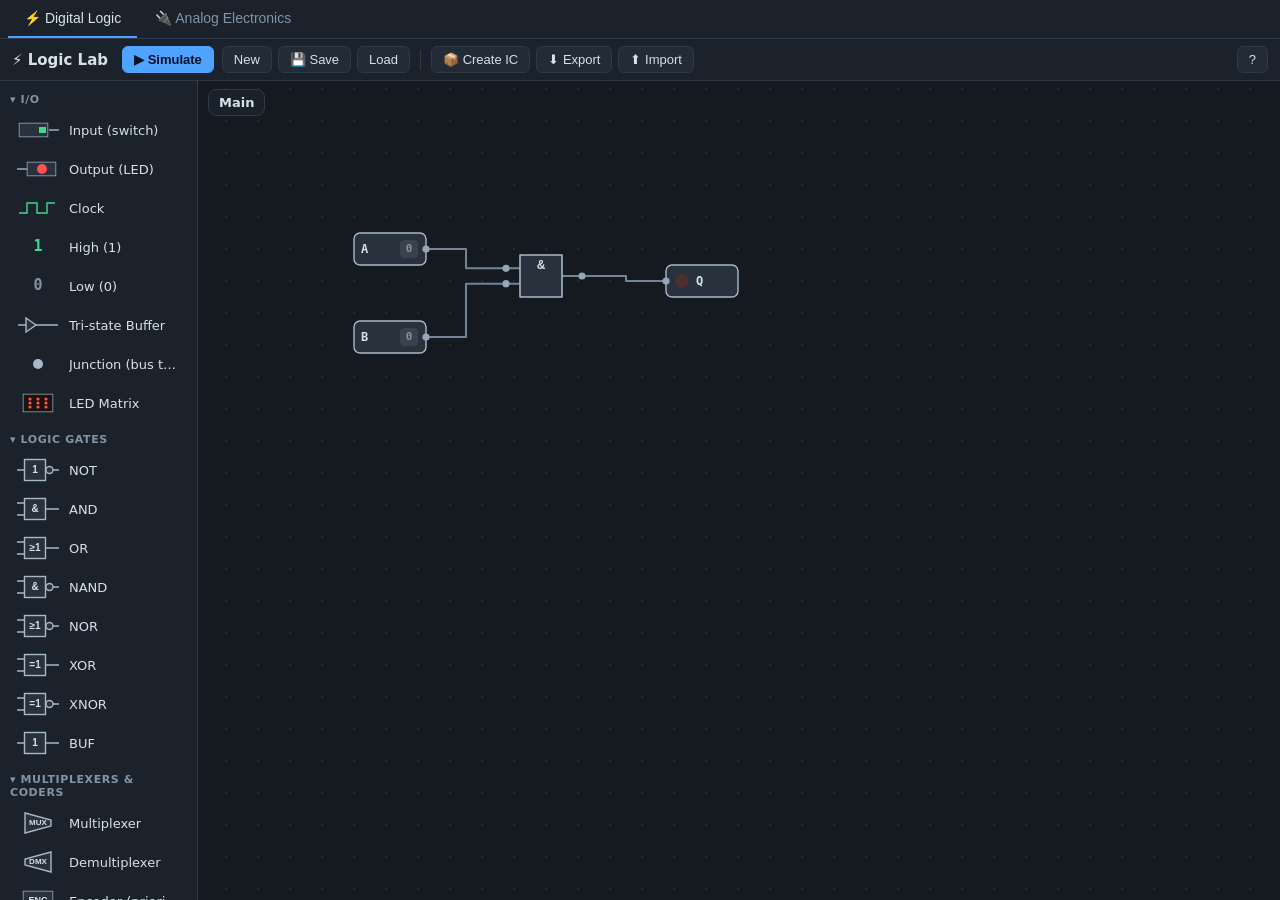
<file: index.html>
<!DOCTYPE html>
<html lang="en">
<head>
<meta charset="UTF-8">
<meta name="viewport" content="width=device-width, initial-scale=1.0">
<title>Logic Lab — circuit simulator</title>
<link rel="stylesheet" href="style.css">
</head>
<body>

<div id="tabbar">
  <button class="tab active" data-tab="digital">⚡ Digital Logic</button>
  <button class="tab" data-tab="analog">🔌 Analog Electronics</button>
</div>

<div id="digitalApp">
<header id="toolbar">
  <div class="brand">⚡ Logic&nbsp;Lab</div>
  <button id="modeBtn" class="primary" title="Switch between editing and simulation">▶ Simulate</button>

  <div class="group" id="editTools">
    <button id="newBtn" title="Clear the worksheet">New</button>
    <button id="saveBtn" title="Save sketch to browser storage">💾 Save</button>
    <button id="loadBtn" title="Load sketch from browser storage">Load</button>
    <span class="sep"></span>
    <button id="makeICBtn" title="Turn the current worksheet into a reusable component">📦 Create IC</button>
    <button id="exportBtn" title="Export all custom components as a JSON file">⬇ Export</button>
    <button id="importBtn" title="Import custom components from a JSON file">⬆ Import</button>
    <input type="file" id="importFile" accept=".json,application/json" hidden>
  </div>

  <div class="group hidden" id="simTools">
    <button id="playBtn" title="Run / pause the clock">▶ Run</button>
    <button id="prevBtn" title="Step back to the previous state">⏮ Prev</button>
    <button id="nextBtn" title="Manually toggle the clock">Next ⏭</button>
    <label class="freq">🕒
      <input type="range" id="freqSlider" min="-2" max="6" step="1" value="1">
      <span id="freqLabel">2 Hz</span>
    </label>
    <span id="clkIndicator" class="clk">CLK 0</span>
    <button id="resetBtn" title="Reset all stored states (flip-flops) to 0">Reset</button>
    <span class="sep"></span>
    <button id="inputsBtn">Inputs ▾</button>
    <button id="ttBtn">Truth table ▾</button>
    <button id="boolBtn">Boolean ▾</button>
    <button id="timelineBtn">Timeline ▾</button>
  </div>

  <div class="spacer"></div>
  <button id="helpBtn" title="Help">?</button>
</header>

<div id="main">
  <aside id="palette"></aside>
  <div id="inspector" class="hidden">
    <div id="inspCrumbs"></div>
    <canvas id="canvas2"></canvas>
    <div id="inspEmpty">Double-click a chip on the right to inspect its insides here (live).</div>
  </div>
  <div id="splitDivider" class="hidden" title="Drag to resize · double-click to close"></div>
  <div id="stage">
    <div id="crumbs"></div>
    <canvas id="canvas"></canvas>
    <div id="dropPanel" class="hidden"></div>
    <div id="boolPanel" class="hidden"></div>
    <div id="exprPopup" class="hidden"></div>
    <div id="toast" class="hidden"></div>
    <div id="ctxMenu" class="hidden"></div>
    <div id="timeline" class="hidden">
      <div class="tl-head">
        <span class="tl-title">📈 Timeline</span>
        <span class="tl-hint">one step per clock toggle / input change · untick a signal to hide it</span>
        <span class="spacer"></span>
        <button id="tlClear" class="mini-btn">clear</button>
        <button id="tlClose" class="mini-btn">✕</button>
      </div>
      <div class="tl-body">
        <div id="tlLabels"></div>
        <div id="tlScroll"><canvas id="tlCanvas"></canvas></div>
      </div>
    </div>
    <div id="helpPanel" class="hidden">
      <div class="help-box">
        <h2>How to use Logic Lab <button id="helpClose">✕</button></h2>
        <h3>Building (Edit mode)</h3>
        <ul>
          <li><b>Add components:</b> drag them from the left panel onto the worksheet. Gates use IEC symbols (<code>&amp;</code>=AND, <code>≥1</code>=OR, <code>=1</code>=XOR, <code>1</code>=NOT/buffer; a circle on the output = inverted).</li>
          <li><b>Wires:</b> drag from one pin to another pin (output → input). Wires run with 90° bends — <b>drag any segment sideways</b> to route it around components (dragging the end segments adds extra bends).</li>
          <li><b>Buses &amp; tri-state:</b> a <b>Tri-state Buffer</b> passes its data through when the enable input is high, and goes <b>high-impedance (Hi-Z)</b> — drawn as a dashed amber wire — when disabled. Hold <kbd>Shift</kbd> while dropping a wire onto an input to add a <i>second</i> driver, so several tri-state outputs can share one wire (a bus). Enable only one driver at a time; if two disagree the status shows <b>⚠ SHORT CIRCUIT</b>.</li>
          <li><b>Junctions:</b> drag a <b>Junction (bus tap)</b> onto the sheet to make a shared bus point. Wire several tri-state outputs <i>into</i> the dot (they merge automatically — no Shift needed), then wire <i>from</i> the dot to whatever reads the bus. The dot's colour follows the resolved bus value.</li>
          <li><b>Gate inputs:</b> select a gate, then use the <b>−</b> / <b>+</b> buttons above it to remove/add input pins (2–8).</li>
          <li><b>Mux &amp; coders:</b> the <b>Multiplexer</b>, <b>Demultiplexer</b>, <b>Encoder</b> and <b>Decoder</b> resize with the same <b>−</b> / <b>+</b> buttons — MUX/DEMUX step 2:1→4:1→8:1→16:1, and the encoder/decoder grow their address width to match. Data pins are <code>D</code>, select/address pins are <code>S</code>/<code>A</code>, outputs are <code>Y</code>. The encoder is a priority encoder (highest set input wins).</li>
          <li><b>LED Matrix:</b> a row/column display — pins along the left are <b>rows</b>, pins along the bottom are <b>columns</b>, and each LED lights when <i>both</i> its row and column line are high. Select it to get two <b>−</b> / <b>+</b> pairs above it (<b>rows</b> on the left, <b>cols</b> on the right). Drive it with a counter/decoder to scan it.</li>
          <li><b>Rename:</b> double-click an Input or Output to rename it.</li>
          <li><b>Delete:</b> right-click a component or wire for a menu (Delete, Rotate, Rename, Look inside), or select it and press <kbd>Delete</kbd>.</li>
          <li><b>Rotate:</b> right-click a tri-state buffer and choose <b>↻ Rotate 90°</b> to point it in any direction — the enable pin stays on the side of the triangle.</li>
          <li><b>Selecting several:</b> hold <kbd>Shift</kbd> and drag on empty space to draw a box around components (or Shift+click to toggle individual ones). Drag any selected component to move the whole group; press <kbd>Delete</kbd> to remove them all.</li>
          <li><b>Quick-add:</b> right-click empty space and hover <b>I/O</b> or <b>Logic Gates</b> to drop any component straight from the menu.</li>
          <li><b>Palette:</b> click a category heading to collapse or expand it (<b>Latches &amp; flip-flops</b> and <b>Registers &amp; counters</b> start collapsed).</li>
          <li><b>Copy / cut / paste:</b> select component(s) and use <kbd>Ctrl</kbd>+<kbd>C</kbd> / <kbd>Ctrl</kbd>+<kbd>X</kbd> / <kbd>Ctrl</kbd>+<kbd>V</kbd>. Pasted inputs/outputs get a suffix (<code>(1)</code>, <code>(2)</code>…) if their label is already in use.</li>
          <li><b>View:</b> mouse-wheel zooms, drag empty space to pan.</li>
        </ul>
        <h3>Custom components (ICs)</h3>
        <ul>
          <li>Build a circuit using <b>Input</b> / <b>Output</b> components for the pins, then press <b>📦 Create IC</b>. The inputs/outputs (top-to-bottom) become the chip's pins.</li>
          <li>Your chips appear under <b>My Components</b> — drag them out like any other part, and use them inside new chips.</li>
          <li><b>Double-click a chip</b> to look inside it (read-only). In <b>edit</b> mode it opens in place (use the breadcrumb bar to go back).</li>
          <li><b>Side-by-side inspector (sim mode):</b> drag the handle on the left edge of the worksheet to pull out a second canvas like a curtain. Double-click any chip while simulating to show its insides there — so you watch the inside and the outside live at the same time. The inspector pans (drag), zooms (wheel), drills deeper (double-click a nested chip), and you can toggle its inputs by clicking them. Drag the divider to resize, double-click it (or press <kbd>Esc</kbd>) to close.</li>
          <li><b>⬇ / ✕</b> on a custom component exports / deletes it. Use toolbar Export/Import to move components between sessions as JSON files.</li>
        </ul>
        <h3>Simulating</h3>
        <ul>
          <li>Click <b>▶ Simulate</b>. Click Input switches on the sheet to toggle them, or use the <b>Inputs ▾</b> menu (works even while you are inside a chip) — each input has a toggle <i>and</i> a momentary <b>⏼ hold</b> button that flips back when released.</li>
          <li><b>▶ Run</b> runs the clock at the slider frequency. <b>Next ⏭</b> toggles the clock by half a cycle manually, <b>⏮ Prev</b> steps back through history (also undoes input toggles).</li>
          <li>All <b>Clock</b> components output the same global clock signal.</li>
          <li><b>ƒ boxes</b> next to gate outputs: click to see the live boolean expression for that signal — green letters are currently high, and the popup follows the simulation.</li>
          <li><b>Truth table ▾</b> enumerates the worksheet inputs (up to 8). <b>Boolean ▾</b> shows the formula for every Output. <b>Timeline ▾</b> opens a timing diagram of CLK and all inputs/outputs — untick signals to hide them.</li>
          <li>In expressions: an overline = NOT, <code>·</code> = AND, <code>+</code> = OR, <code>⊕</code> = XOR, <code>prev</code> = a feedback signal (stored value), <code>0</code> = unconnected pin.</li>
          <li><b>74HC595:</b> like the real chip — shift data in on SHCP edges, copy to the outputs with an STCP edge. Tie <b>MR'</b> to High&nbsp;(1) for normal operation (it is an active-low reset); OE' high forces the outputs low.</li>
        </ul>
        <h3>Saving</h3>
        <ul>
          <li><b>💾 Save</b> stores the worksheet and your components in the browser (localStorage); it is loaded automatically next time.</li>
          <li><b>Export/Import</b> JSON files to keep custom components permanently or share them.</li>
        </ul>
      </div>
    </div>
  </div>
</div>
</div><!-- /#digitalApp -->

<div id="analogApp" class="hidden">
  <header id="anToolbar">
    <div class="brand">🔌 Analog&nbsp;Lab</div>
    <button id="anModeBtn" class="primary" title="Solve / edit the circuit">▶ Simulate</button>
    <div class="group">
      <button id="anNewBtn" title="Clear the sheet">New</button>
      <button id="anRunBtn" class="hidden" title="Run / pause time">⏸ Pause</button>
      <span id="anTime" class="an-status hidden"></span>
    </div>
    <span id="anStatus" class="an-status"></span>
    <div class="spacer"></div>
    <div class="an-tip">DC · AC · transient · semiconductors — click a meter while simulating for a readout</div>
  </header>
  <div id="anMain">
    <aside id="anPalette"></aside>
    <div id="anStage">
      <canvas id="anCanvas"></canvas>
      <div id="anMeters"></div>
      <div id="anCtxMenu" class="hidden"></div>
    </div>
  </div>
</div>

<script src="js/model.js"></script>
<script src="js/builtins.js"></script>
<script src="js/engine.js"></script>
<script src="js/render.js"></script>
<script src="js/interact.js"></script>
<script src="js/ui.js"></script>
<script src="js/main.js"></script>
<script src="js/analog/model.js"></script>
<script src="js/analog/engine.js"></script>
<script src="js/analog/render.js"></script>
<script src="js/analog/interact.js"></script>
<script src="js/analog/ui.js"></script>
</body>
</html>
</file>
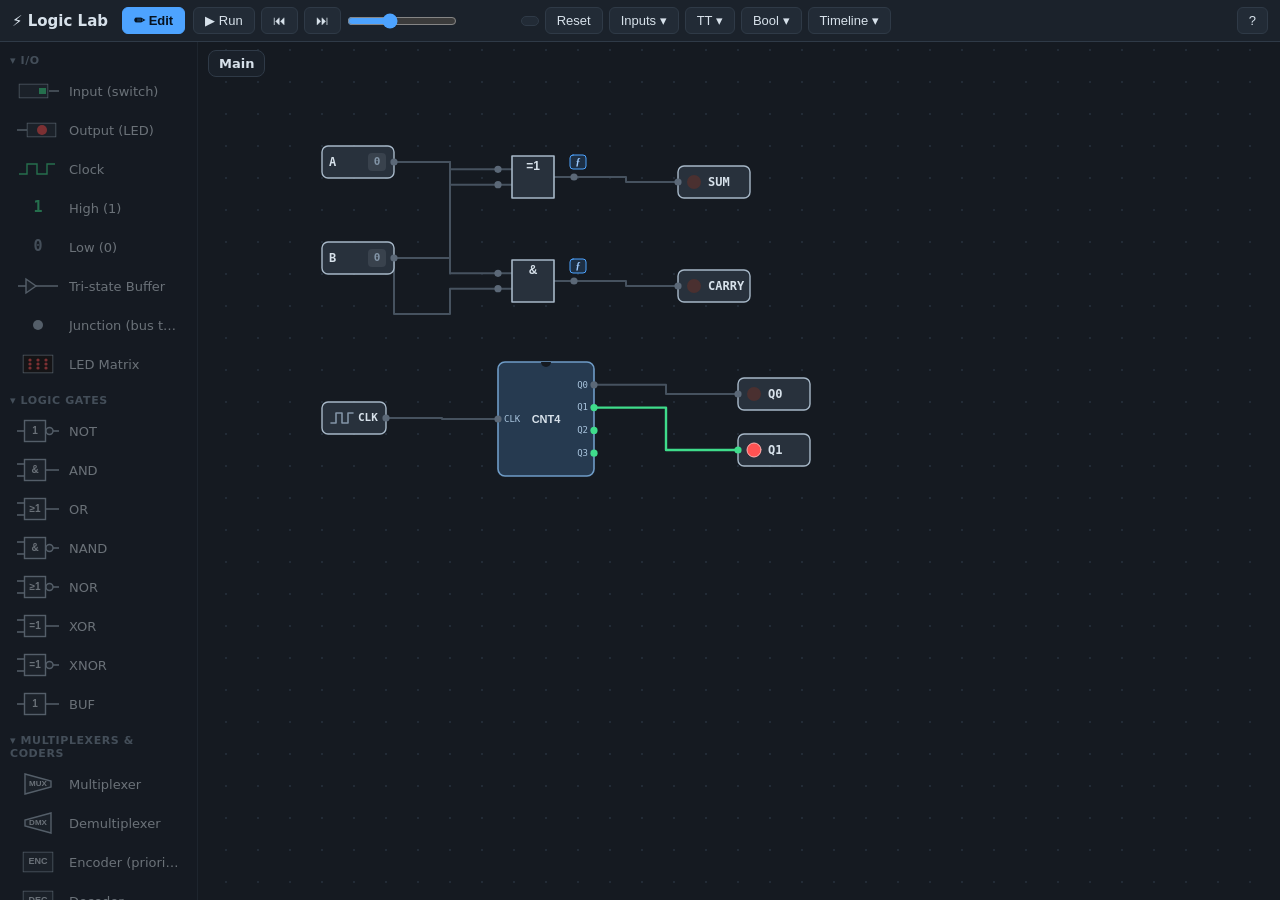
<file: test/sim_view.html>
<!DOCTYPE html>
<!-- Visual test: IEC gates + orthogonal wires + counter + open timeline.
     Screenshot via headless browser. -->
<html><head><meta charset="UTF-8"><title>sim test</title>
<link rel="stylesheet" href="../style.css"></head>
<body>
<header id="toolbar">
  <div class="brand">⚡ Logic Lab</div>
  <button id="modeBtn" class="primary">▶ Simulate</button>
  <div class="group" id="editTools">
    <button id="newBtn">New</button><button id="saveBtn">Save</button><button id="loadBtn">Load</button>
    <button id="makeICBtn">Create IC</button><button id="exportBtn">Export</button><button id="importBtn">Import</button>
    <input type="file" id="importFile" hidden>
  </div>
  <div class="group hidden" id="simTools">
    <button id="playBtn">▶ Run</button><button id="prevBtn">⏮</button><button id="nextBtn">⏭</button>
    <label class="freq"><input type="range" id="freqSlider" min="-2" max="6" step="1" value="1"><span id="freqLabel"></span></label>
    <span id="clkIndicator" class="clk"></span><button id="resetBtn">Reset</button>
    <button id="inputsBtn">Inputs ▾</button><button id="ttBtn">TT ▾</button><button id="boolBtn">Bool ▾</button>
    <button id="timelineBtn">Timeline ▾</button>
  </div>
  <div class="spacer"></div><button id="helpBtn">?</button>
</header>
<div id="main">
  <aside id="palette"></aside>
  <div id="stage">
    <div id="crumbs"></div>
    <canvas id="canvas"></canvas>
    <div id="dropPanel" class="hidden"></div>
    <div id="exprPopup" class="hidden"></div>
    <div id="toast" class="hidden"></div>
    <div id="timeline" class="hidden">
      <div class="tl-head">
        <span class="tl-title">📈 Timeline</span>
        <span class="tl-hint">one step per clock toggle / input change</span>
        <span class="spacer"></span>
        <button id="tlClear" class="mini-btn">clear</button>
        <button id="tlClose" class="mini-btn">✕</button>
      </div>
      <div class="tl-body">
        <div id="tlLabels"></div>
        <div id="tlScroll"><canvas id="tlCanvas"></canvas></div>
      </div>
    </div>
    <div id="helpPanel" class="hidden"><div class="help-box"><h2>x <button id="helpClose">✕</button></h2></div></div>
  </div>
</div>
<script src="../js/model.js"></script>
<script src="../js/builtins.js"></script>
<script src="../js/engine.js"></script>
<script src="../js/render.js"></script>
<script src="../js/interact.js"></script>
<script src="../js/ui.js"></script>
<script>
window.addEventListener("DOMContentLoaded", () => {
  registerBuiltinDefs();
  setTopCircuit(newCircuit());
  initCanvas();
  initInteractions();
  initUI();

  const c = App.topCircuit;
  // half adder from gates (shows IEC symbols + ortho wires)
  const a = makeComp("IN", 64, 64, { label: "A" });
  const b = makeComp("IN", 64, 160, { label: "B" });
  const x = makeComp("XOR", 240, 72);
  const n = makeComp("AND", 240, 176);
  const s = makeComp("OUT", 420, 84, { label: "SUM" });
  const cy = makeComp("OUT", 420, 188, { label: "CARRY" });
  // clocked counter for the timeline
  const clk = makeComp("CLK", 64, 320);
  const cnt = makeComp("CUSTOM", 240, 280, { defName: "4-bit Counter" });
  const q0 = makeComp("OUT", 480, 296, { label: "Q0" });
  const q1 = makeComp("OUT", 480, 352, { label: "Q1" });
  c.components.push(a, b, x, n, s, cy, clk, cnt, q0, q1);
  addWire(c, a, 0, x, 0); addWire(c, b, 0, x, 1);
  addWire(c, a, 0, n, 0); addWire(c, b, 0, n, 1);
  addWire(c, x, 0, s, 0); addWire(c, n, 0, cy, 0);
  addWire(c, clk, 0, cnt, 0);
  addWire(c, cnt, 0, q0, 0); addWire(c, cnt, 1, q1, 0);
  // a manually rerouted wire (extra bends)
  c.wires.find(w => w.from.c === b.id && w.to.c === n.id).route = [136, 232, 192];
  touchCircuit(c);

  setMode(true);
  a.state = true; settle(); timelineRecord();
  for (let i = 0; i < 12; i++) clockTick();
  toggleTimeline();
  requestRender();
});
</script>
</body></html>
</file>
<file: style.css>
* { box-sizing: border-box; margin: 0; padding: 0; }

:root {
  --bg: #11151b;
  --panel: #1b222b;
  --panel2: #222b36;
  --edge: #2f3a47;
  --text: #d7e1ea;
  --dim: #8294a6;
  --accent: #4da3ff;
  --on: #3fdc8b;
  --warn: #ff6b6b;
}

html, body { height: 100%; }
body {
  font-family: "Segoe UI", system-ui, sans-serif;
  background: var(--bg);
  color: var(--text);
  display: flex;
  flex-direction: column;
  overflow: hidden;
  user-select: none;
}

/* ---------- toolbar ---------- */
#toolbar {
  display: flex;
  align-items: center;
  gap: 8px;
  padding: 7px 12px;
  background: var(--panel);
  border-bottom: 1px solid var(--edge);
  flex-wrap: wrap;
  z-index: 30;
}
.brand { font-weight: 700; font-size: 15px; margin-right: 6px; white-space: nowrap; }
#toolbar .group { display: flex; align-items: center; gap: 6px; flex-wrap: wrap; }
#toolbar .spacer { flex: 1; }
#toolbar .sep { width: 1px; height: 20px; background: var(--edge); margin: 0 4px; }

button {
  background: var(--panel2);
  color: var(--text);
  border: 1px solid var(--edge);
  border-radius: 6px;
  padding: 5px 11px;
  font-size: 13px;
  cursor: pointer;
  white-space: nowrap;
}
button:hover { background: #2b3644; border-color: #3d4b5c; }
button:disabled { opacity: 0.4; cursor: default; }
button.primary { background: var(--accent); border-color: var(--accent); color: #06121f; font-weight: 600; }
button.primary:hover { background: #6cb4ff; }
button.active { background: #14532d; border-color: var(--on); color: var(--on); }

label.freq { display: flex; align-items: center; gap: 6px; font-size: 13px; color: var(--dim); }
label.freq input[type=range] { width: 110px; accent-color: var(--accent); }
#freqLabel { min-width: 52px; color: var(--text); font-variant-numeric: tabular-nums; }

.clk {
  font-size: 12px;
  font-family: Consolas, monospace;
  padding: 4px 8px;
  border-radius: 6px;
  border: 1px solid var(--edge);
  background: var(--panel2);
  color: var(--dim);
}
.clk.on { color: var(--on); border-color: var(--on); }
.clk.unstable { color: var(--warn); border-color: var(--warn); }

/* ---------- layout ---------- */
#main { flex: 1; display: flex; min-height: 0; }

#palette {
  width: 198px;
  background: var(--panel);
  border-right: 1px solid var(--edge);
  overflow-y: auto;
  padding: 8px;
  flex-shrink: 0;
}
body.sim #palette { opacity: 0.45; pointer-events: none; }

.pal-cat { margin-bottom: 12px; }
.pal-cat h4 {
  font-size: 11px;
  text-transform: uppercase;
  letter-spacing: 0.6px;
  color: var(--dim);
  margin: 4px 2px 6px;
  cursor: pointer;
  user-select: none;
}
.pal-cat h4:hover { color: var(--text); }
.pal-cat.collapsed .pal-body { display: none; }
.tool {
  display: flex;
  align-items: center;
  gap: 8px;
  padding: 4px 6px;
  margin-bottom: 3px;
  border: 1px solid transparent;
  border-radius: 6px;
  cursor: grab;
  font-size: 13px;
}
.tool:hover { background: var(--panel2); border-color: var(--edge); }
.tool canvas { flex-shrink: 0; border-radius: 3px; }
.tool .tname { flex: 1; overflow: hidden; text-overflow: ellipsis; white-space: nowrap; }
.tool .mini {
  background: none; border: none; padding: 1px 4px; font-size: 12px;
  color: var(--dim); cursor: pointer; border-radius: 4px;
}
.tool .mini:hover { color: var(--text); background: #36424f; }
.pal-empty { font-size: 12px; color: var(--dim); padding: 2px 6px; font-style: italic; }

#stage { flex: 1; position: relative; min-width: 0; background: #151a21; }
#canvas { position: absolute; inset: 0; display: block; }

/* ---------- split inspector pane (sim mode) ---------- */
#inspector {
  position: relative;
  flex-shrink: 0;
  background: #12161c;
  border-right: 1px solid var(--edge);
  overflow: hidden;
}
#canvas2 { position: absolute; inset: 0; display: block; }
#inspEmpty {
  position: absolute;
  inset: 0;
  display: flex;
  align-items: center;
  justify-content: center;
  text-align: center;
  padding: 0 28px;
  color: var(--dim);
  font-size: 13px;
  line-height: 1.6;
  pointer-events: none;
}
#inspCrumbs {
  position: absolute;
  top: 8px; left: 10px;
  z-index: 10;
  display: flex;
  align-items: center;
  gap: 4px;
  font-size: 12px;
  background: rgba(27, 34, 43, 0.92);
  border: 1px solid var(--edge);
  border-radius: 8px;
  padding: 4px 9px;
  max-width: calc(100% - 20px);
  flex-wrap: wrap;
}
#inspCrumbs .insp-title { color: var(--accent); font-weight: 600; }
#inspCrumbs .crumb { color: var(--accent); cursor: pointer; }
#inspCrumbs .crumb:hover { text-decoration: underline; }
#inspCrumbs .crumb.last { color: var(--text); cursor: default; font-weight: 600; }
#inspCrumbs .arrow { color: var(--dim); }
#inspCrumbs .x { margin-left: 4px; cursor: pointer; color: var(--dim); font-weight: 700; }
#inspCrumbs .x:hover { color: var(--warn); }

#splitDivider {
  flex-shrink: 0;
  width: 6px;
  cursor: ew-resize;
  background: var(--edge);
  position: relative;
}
#splitDivider:hover, #splitDivider.dragging { background: var(--accent); }
#splitDivider::after {
  content: "⋮";
  position: absolute;
  top: 50%; left: 50%;
  transform: translate(-50%, -50%);
  color: var(--text);
  font-size: 14px;
  opacity: 0.6;
}

/* ---------- breadcrumbs ---------- */
#crumbs {
  position: absolute;
  top: 8px; left: 10px;
  z-index: 10;
  display: flex;
  align-items: center;
  gap: 4px;
  font-size: 13px;
  background: rgba(27, 34, 43, 0.92);
  border: 1px solid var(--edge);
  border-radius: 8px;
  padding: 5px 10px;
  max-width: calc(100% - 20px);
  flex-wrap: wrap;
}
#crumbs .crumb { color: var(--accent); cursor: pointer; }
#crumbs .crumb:hover { text-decoration: underline; }
#crumbs .crumb.last { color: var(--text); cursor: default; font-weight: 600; }
#crumbs .crumb.last:hover { text-decoration: none; }
#crumbs .arrow { color: var(--dim); }
#crumbs .ro { color: var(--warn); font-size: 11px; margin-left: 6px; }
#crumbs .backbtn { padding: 1px 8px; font-size: 12px; margin-right: 4px; }

/* ---------- dropdown panels ---------- */
#dropPanel, #boolPanel {
  position: absolute;
  right: 10px;
  z-index: 20;
  width: 360px;
  max-width: calc(100% - 20px);
  overflow: auto;
  background: rgba(27, 34, 43, 0.97);
  border: 1px solid var(--edge);
  border-radius: 10px;
  padding: 12px;
  box-shadow: 0 8px 24px rgba(0,0,0,0.5);
}
#dropPanel {
  top: 8px;
  max-height: calc(60% - 24px);
}
#boolPanel {
  /* JS will set top dynamically; fallback if dropPanel is hidden */
  top: 8px;
  max-height: calc(50% - 24px);
}
#dropPanel h3, #boolPanel h3 { font-size: 13px; margin-bottom: 8px; display: flex; align-items: center; gap: 8px; }
#dropPanel h3 .x, #boolPanel h3 .x { margin-left: auto; }
#dropPanel .note, #boolPanel .note { font-size: 11px; color: var(--dim); margin: 6px 0; line-height: 1.5; }
#dropPanel .err, #boolPanel .err { font-size: 12px; color: var(--warn); margin: 6px 0; }

.in-row {
  display: flex; align-items: center; gap: 10px;
  padding: 4px 2px; font-size: 13px;
}
.in-row .lbl { flex: 1; font-family: Consolas, monospace; }
.sw {
  width: 44px; padding: 3px 0; text-align: center;
  font-family: Consolas, monospace; font-weight: 700;
  border-radius: 12px;
}
.sw.on { background: #14532d; border-color: var(--on); color: var(--on); }
.sw.hold { width: auto; padding: 3px 10px; font-weight: 400; font-size: 12px; }

/* boolean expression rendering */
.sg.on { color: var(--on); font-weight: 700; }
.sg.off { color: #9fb0c0; }
.ov {
  display: inline-block;
  border-top: 1.5px solid currentColor;
  padding: 0 1px;
  line-height: 1.25;
}

table.tt {
  border-collapse: collapse;
  font-family: Consolas, monospace;
  font-size: 12px;
  width: 100%;
}
table.tt th, table.tt td {
  border: 1px solid var(--edge);
  padding: 3px 8px;
  text-align: center;
}
table.tt th { background: var(--panel2); }
table.tt td.one { color: var(--on); font-weight: 700; }
table.tt td.zero { color: var(--dim); }
table.tt th.outcol { border-left: 2px solid #50617a; }
table.tt td.outcol { border-left: 2px solid #50617a; }
table.tt tr.tt-row { cursor: pointer; transition: background 0.1s; }
table.tt tr.tt-row:hover { background: rgba(63, 220, 139, 0.08); }
table.tt tr.tt-row.tt-active { background: rgba(63, 220, 139, 0.18); outline: 1px solid var(--on); }

.bool-row { margin-bottom: 8px; font-family: Consolas, monospace; font-size: 12.5px; line-height: 1.5; word-break: break-all; }
.bool-row b { color: var(--accent); }

/* ---------- expression popup ---------- */
#exprPopup {
  position: absolute;
  z-index: 25;
  max-width: 420px;
  background: rgba(27, 34, 43, 0.97);
  border: 1px solid var(--accent);
  border-radius: 8px;
  padding: 8px 10px;
  font-family: Consolas, monospace;
  font-size: 12.5px;
  box-shadow: 0 6px 18px rgba(0,0,0,0.5);
  word-break: break-all;
  line-height: 1.5;
}
#exprPopup .val { font-size: 11px; color: var(--dim); margin-bottom: 4px; }
#exprPopup .val b.on { color: var(--on); }
#exprPopup .val b.off { color: var(--warn); }

/* ---------- timeline ---------- */
#timeline {
  position: absolute;
  left: 0; right: 0; bottom: 0;
  z-index: 18;
  max-height: 46%;
  display: flex;
  flex-direction: column;
  background: rgba(27, 34, 43, 0.97);
  border-top: 1px solid var(--edge);
  box-shadow: 0 -6px 18px rgba(0,0,0,0.35);
}
.tl-head {
  display: flex;
  align-items: center;
  gap: 10px;
  padding: 6px 10px;
  border-bottom: 1px solid var(--edge);
  font-size: 12px;
  flex-shrink: 0;
}
.tl-head .tl-title { font-weight: 700; }
.tl-head .tl-hint { color: var(--dim); font-size: 11px; }
.tl-head .spacer { flex: 1; }
.mini-btn { padding: 2px 9px; font-size: 11px; }
.tl-body { display: flex; overflow-y: auto; min-height: 0; }
#tlLabels {
  width: 132px;
  flex-shrink: 0;
  border-right: 1px solid var(--edge);
  padding: 2px 0;
}
.tl-sig {
  height: 26px;
  display: flex;
  align-items: center;
  gap: 7px;
  padding: 0 8px;
  font-size: 12px;
  font-family: Consolas, monospace;
  cursor: pointer;
  white-space: nowrap;
  overflow: hidden;
}
.tl-sig input { accent-color: var(--accent); }
.tl-sig.off span { opacity: 0.4; text-decoration: line-through; }
.tl-sig .k-clk { color: var(--accent); }
.tl-sig .k-in { color: var(--text); }
.tl-sig .k-out { color: #ffb454; }
#tlScroll { flex: 1; overflow-x: auto; padding: 2px 0; }
#tlCanvas { display: block; }

/* ---------- context menu ---------- */
#ctxMenu {
  position: absolute;
  z-index: 35;
  min-width: 156px;
  background: rgba(27, 34, 43, 0.98);
  border: 1px solid var(--edge);
  border-radius: 8px;
  padding: 4px;
  box-shadow: 0 6px 18px rgba(0,0,0,0.5);
}
#ctxMenu .ctx-item {
  display: block;
  width: 100%;
  text-align: left;
  background: none;
  border: none;
  border-radius: 5px;
  padding: 6px 12px;
  font-size: 13px;
  color: var(--text);
  cursor: pointer;
  position: relative;
}
#ctxMenu .ctx-item:hover { background: var(--panel2); }
#ctxMenu .ctx-item.danger { color: var(--warn); }
#ctxMenu .ctx-item.danger:hover { background: #3a2230; }
#ctxMenu .ctx-sep { height: 1px; background: var(--edge); margin: 4px 2px; }
#ctxMenu .ctx-arrow { float: right; margin-left: 12px; color: var(--dim); }
#ctxMenu .ctx-sub {
  display: none;
  position: absolute;
  left: 100%;
  top: -5px;
  min-width: 168px;
  background: rgba(27, 34, 43, 0.98);
  border: 1px solid var(--edge);
  border-radius: 8px;
  padding: 4px;
  box-shadow: 0 6px 18px rgba(0,0,0,0.5);
}
#ctxMenu .ctx-item.has-sub:hover > .ctx-sub { display: block; }
#ctxMenu.flip-left .ctx-sub { left: auto; right: 100%; }

/* ---------- toast ---------- */
#toast {
  position: absolute;
  bottom: 18px; left: 50%;
  transform: translateX(-50%);
  z-index: 40;
  background: rgba(20, 26, 33, 0.95);
  border: 1px solid var(--edge);
  border-radius: 8px;
  padding: 8px 16px;
  font-size: 13px;
  max-width: 80%;
  text-align: center;
  pointer-events: none;
}

/* ---------- help ---------- */
#helpPanel {
  position: absolute; inset: 0;
  z-index: 50;
  background: rgba(0,0,0,0.55);
  display: flex;
  align-items: flex-start;
  justify-content: center;
  padding: 30px 16px;
  overflow: auto;
}
.help-box {
  background: var(--panel);
  border: 1px solid var(--edge);
  border-radius: 12px;
  padding: 20px 24px;
  max-width: 680px;
  font-size: 13.5px;
  line-height: 1.55;
  user-select: text;
}
.help-box h2 { font-size: 17px; margin-bottom: 10px; display: flex; }
.help-box h2 button { margin-left: auto; }
.help-box h3 { font-size: 14px; margin: 14px 0 4px; color: var(--accent); }
.help-box ul { padding-left: 20px; }
.help-box li { margin-bottom: 3px; }
.help-box kbd, .help-box code {
  background: var(--panel2);
  border: 1px solid var(--edge);
  border-radius: 4px;
  padding: 0 5px;
  font-family: Consolas, monospace;
  font-size: 12px;
}

.hidden { display: none !important; }

/* ===================== analog simulator (tabs + app) ===================== */
#tabbar { display: flex; gap: 2px; background: var(--panel); border-bottom: 1px solid var(--edge); padding: 0 8px; flex-shrink: 0; }
#tabbar .tab { background: transparent; color: var(--dim); border: none; border-bottom: 2px solid transparent; padding: 10px 16px; font-size: 14px; cursor: pointer; border-radius: 0; }
#tabbar .tab:hover { color: var(--text); }
#tabbar .tab.active { color: var(--text); border-bottom-color: var(--accent); }

#digitalApp, #analogApp { flex: 1; display: flex; flex-direction: column; min-height: 0; }

#anToolbar { display: flex; align-items: center; gap: 10px; padding: 8px 12px; background: var(--panel); border-bottom: 1px solid var(--edge); flex-shrink: 0; flex-wrap: wrap; }
#anToolbar .brand { font-weight: 700; letter-spacing: .3px; }
#anToolbar .group { display: flex; gap: 6px; }
#anToolbar .spacer { flex: 1; }
#anToolbar .an-tip { color: var(--dim); font-size: 12px; }
button.primary.live { background: var(--on); border-color: var(--on); }

.an-status { font-size: 13px; padding: 3px 8px; border-radius: 6px; font-variant-numeric: tabular-nums; }
.an-status.ok { color: var(--on); }
.an-status.err { color: var(--warn); }

#anMain { flex: 1; display: flex; min-height: 0; }
#anPalette { width: 184px; background: var(--panel); border-right: 1px solid var(--edge); padding: 10px; overflow: auto; flex-shrink: 0; }
#anPalette h3 { margin: 0 0 8px; font-size: 12px; text-transform: uppercase; letter-spacing: .5px; color: var(--dim); }
.an-part { display: block; width: 100%; text-align: left; margin-bottom: 6px; background: var(--panel2); color: var(--text); border: 1px solid var(--edge); padding: 8px 10px; border-radius: 6px; cursor: pointer; font-size: 13px; }
.an-part:hover { border-color: var(--accent); }
.an-part.active { background: #0e3a5f; border-color: var(--accent); color: #fff; }
.an-hint { color: var(--dim); font-size: 11px; line-height: 1.5; margin-top: 12px; }

#anStage { flex: 1; position: relative; min-width: 0; overflow: hidden; }
#anCanvas { display: block; width: 100%; height: 100%; cursor: crosshair; }

#anCtxMenu { position: fixed; z-index: 60; background: var(--panel2); border: 1px solid var(--edge); border-radius: 6px; padding: 4px; min-width: 152px; box-shadow: 0 6px 20px rgba(0,0,0,.5); }
.an-ctx-item { padding: 7px 12px; border-radius: 4px; cursor: pointer; font-size: 13px; }
.an-ctx-item:hover { background: var(--accent); color: #06121f; }

#anMeters { position: absolute; inset: 0; pointer-events: none; z-index: 20; }
.an-meter { position: absolute; pointer-events: auto; width: 152px; background: var(--panel2); border: 1px solid var(--accent); border-radius: 8px; box-shadow: 0 8px 24px rgba(0,0,0,.55); overflow: hidden; }
.am-head { display: flex; align-items: center; justify-content: space-between; background: var(--panel); padding: 6px 8px; cursor: move; font-size: 12px; color: var(--dim); }
.am-close { background: transparent; border: none; color: var(--dim); cursor: pointer; font-size: 13px; padding: 0 2px; }
.am-close:hover { color: var(--warn); }
.am-val { padding: 14px 10px; text-align: center; font-size: 24px; font-weight: 700; color: var(--on); font-variant-numeric: tabular-nums; }
.an-scope { width: 288px; }
.am-plot { display: block; margin: 6px auto; width: 272px; height: 150px; background: #0a1a12; border-radius: 4px; }
</file>
